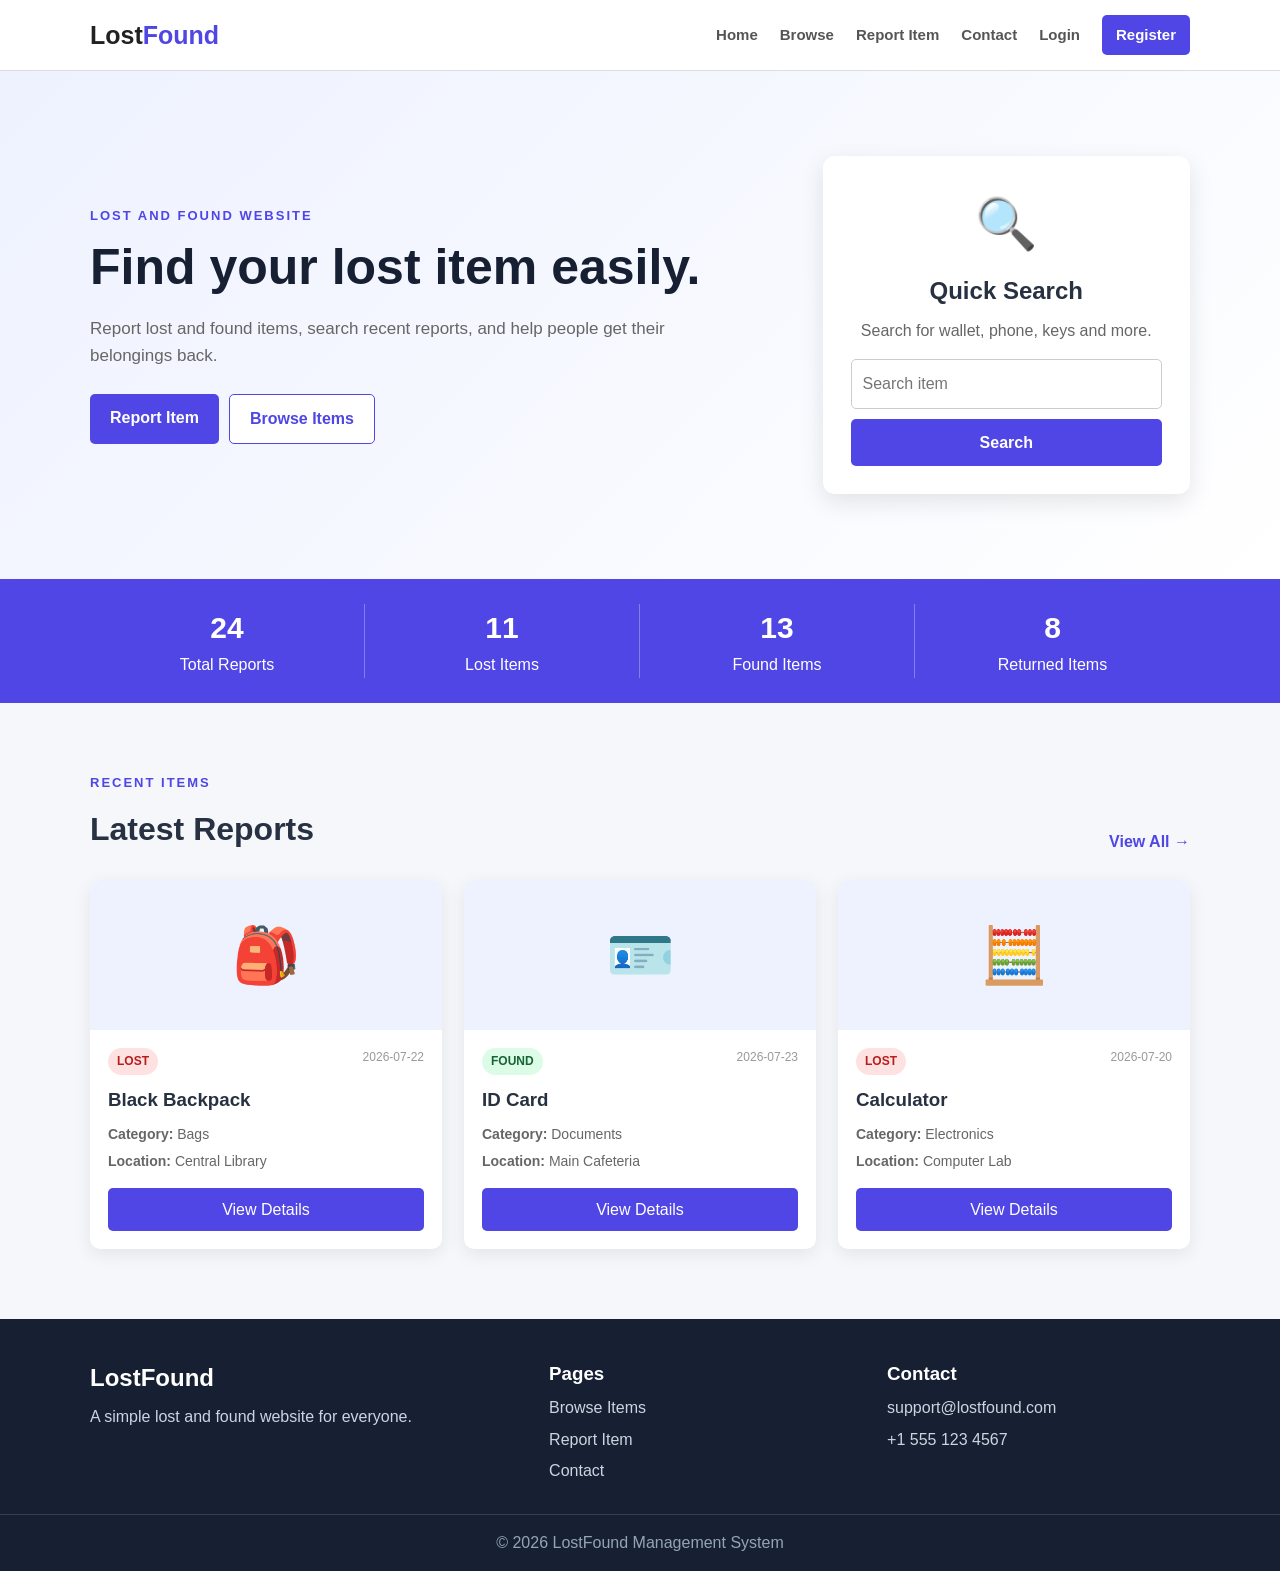
<file: index.html>
<!DOCTYPE html>
<html lang="en">
<head>
  <meta charset="UTF-8">
  <meta name="viewport" content="width=device-width, initial-scale=1.0">
  <title>LostFound - Home</title>
  <link rel="stylesheet" href="css/style.css">
</head>
<body>

<header>
  <div class="container nav">
    <a href="index.html" class="logo">Lost<span>Found</span></a>

    <button id="menuBtn" class="menuBtn">☰</button>

    <div id="menu" class="menu">
      <a href="index.html">Home</a>
      <a href="browse.html">Browse</a>
      <a href="report.html">Report Item</a>
      <a href="contact.html">Contact</a>
      <a href="login.html">Login</a>
      <a href="register.html" class="registerBtn">Register</a>
    </div>
  </div>
</header>


<main>

<section class="home">
  <div class="container main">
    <div class="left">
      <p class="smallTitle">LOST AND FOUND WEBSITE</p>
      <h1>Find your lost item easily.</h1>
      <p class="text">
        Report lost and found items, search recent reports,
        and help people get their belongings back.
      </p>

      <div class="buttons">
        <a href="report.html" class="btn">Report Item</a>
        <a href="browse.html" class="btn outlineBtn">Browse Items</a>
      </div>
    </div>

    <div class="right box">
      <div class="bigIcon">🔍</div>
      <h2>Quick Search</h2>
      <p>Search for wallet, phone, keys and more.</p>
      <input type="text" id="homeSearch" placeholder="Search item">
      <button id="homeSearchBtn" class="btn fullBtn">Search</button>
    </div>
  </div>
</section>

<section class="numbers">
  <div class="container numberRow">
    <div><h2>24</h2><p>Total Reports</p></div>
    <div><h2>11</h2><p>Lost Items</p></div>
    <div><h2>13</h2><p>Found Items</p></div>
    <div><h2>8</h2><p>Returned Items</p></div>
  </div>
</section>

<section class="section">
  <div class="container">
    <div class="titleRow">
      <div>
        <p class="smallTitle">RECENT ITEMS</p>
        <h2>Latest Reports</h2>
      </div>
      <a href="browse.html">View All →</a>
    </div>

    <div id="homeItems" class="items"></div>
  </div>
</section>



</main>


<footer>
  <div class="container footer">
    <div>
      <h2>LostFound</h2>
      <p>A simple lost and found website for everyone.</p>
    </div>

    <div>
      <h3>Pages</h3>
      <a href="browse.html">Browse Items</a>
      <a href="report.html">Report Item</a>
      <a href="contact.html">Contact</a>
    </div>

    <div>
      <h3>Contact</h3>
      <p>support@lostfound.com</p>
      <p>+1 555 123 4567</p>
    </div>
  </div>

  <div class="copy">
    <p>© 2026 LostFound Management System</p>
  </div>
</footer>

<script src="js/script.js"></script>
</body>
</html>
</file>
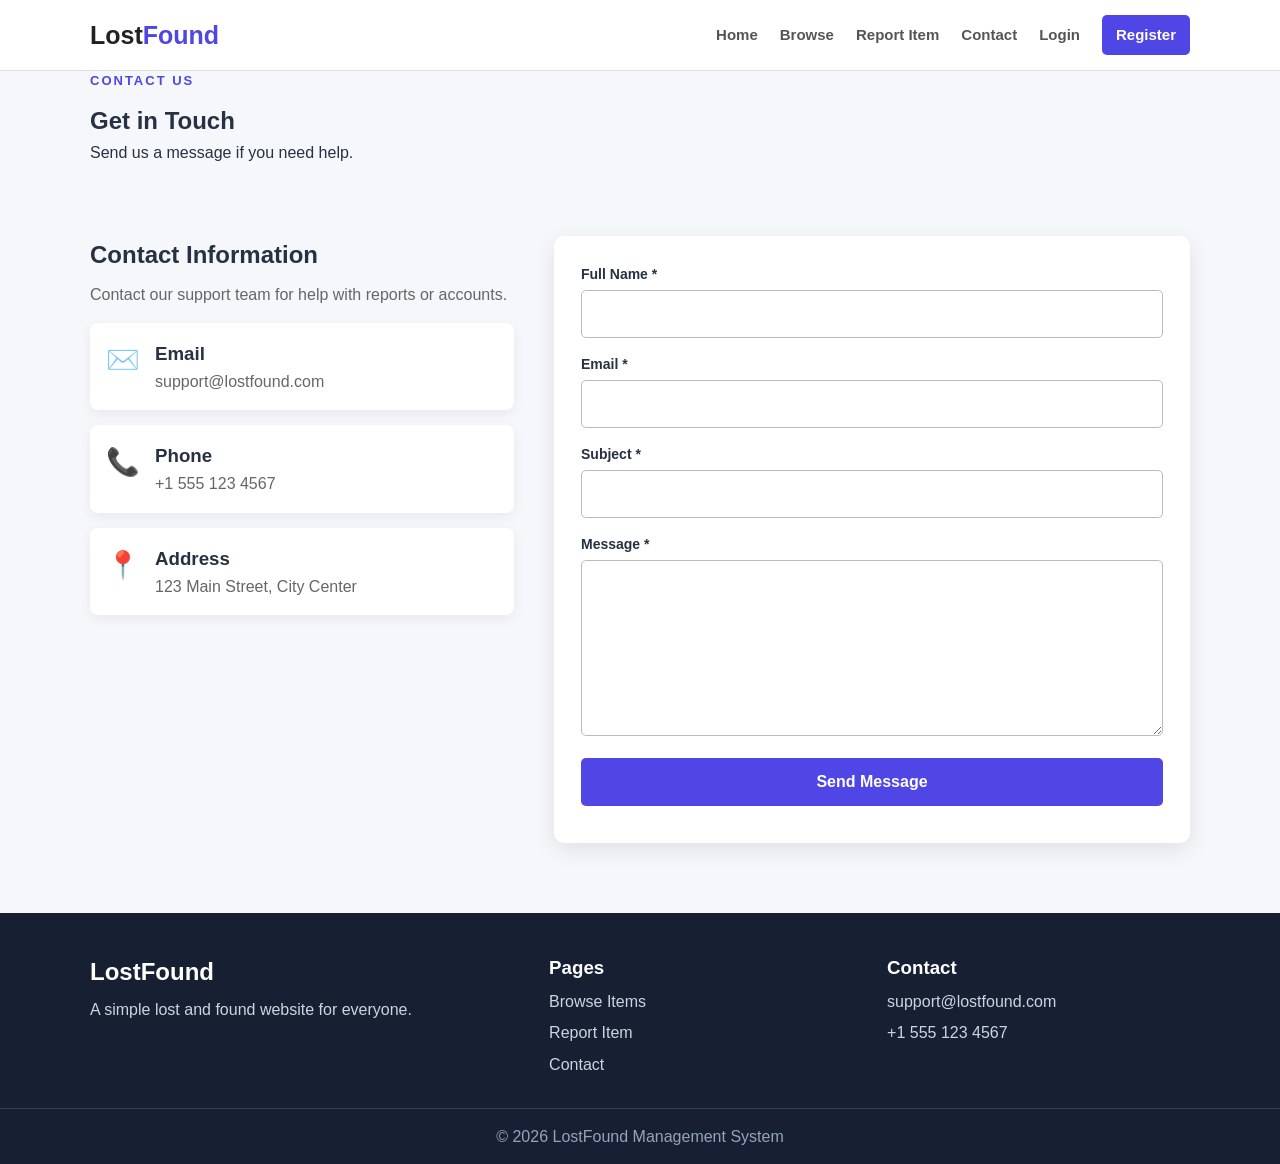
<file: contact.html>
<!DOCTYPE html>
<html lang="en">
<head>
  <meta charset="UTF-8">
  <meta name="viewport" content="width=device-width, initial-scale=1.0">
  <title>LostFound - Contact</title>
  <link rel="stylesheet" href="css/style.css">
</head>
<body>

<header>
  <div class="container nav">
    <a href="index.html" class="logo">Lost<span>Found</span></a>

    <button id="menuBtn" class="menuBtn">☰</button>

    <div id="menu" class="menu">
      <a href="index.html">Home</a>
      <a href="browse.html">Browse</a>
      <a href="report.html">Report Item</a>
      <a href="contact.html">Contact</a>
      <a href="login.html">Login</a>
      <a href="register.html" class="registerBtn">Register</a>
    </div>
  </div>
</header>


<main>

<section class="pageTitle">
  <div class="container">
    <p class="smallTitle">CONTACT US</p>
    <h1>Get in Touch</h1>
    <p>Send us a message if you need help.</p>
  </div>
</section>

<section class="section">
  <div class="container contact">
    <div class="contactInfo">
      <h2>Contact Information</h2>
      <p>Contact our support team for help with reports or accounts.</p>

      <div class="contactBox">
        <span>✉️</span>
        <div>
          <h3>Email</h3>
          <p>support@lostfound.com</p>
        </div>
      </div>

      <div class="contactBox">
        <span>📞</span>
        <div>
          <h3>Phone</h3>
          <p>+1 555 123 4567</p>
        </div>
      </div>

      <div class="contactBox">
        <span>📍</span>
        <div>
          <h3>Address</h3>
          <p>123 Main Street, City Center</p>
        </div>
      </div>
    </div>

    <form id="contactForm" class="form">
      <div class="input">
        <label>Full Name *</label>
        <input type="text" id="contactName" required>
      </div>

      <div class="input">
        <label>Email *</label>
        <input type="email" id="contactEmail" required>
      </div>

      <div class="input">
        <label>Subject *</label>
        <input type="text" id="subject" required>
      </div>

      <div class="input">
        <label>Message *</label>
        <textarea id="contactMessage" rows="6" required></textarea>
      </div>

      <button type="submit" class="btn fullBtn">Send Message</button>
      <p id="contactStatus" class="message"></p>
    </form>
  </div>
</section>

</main>


<footer>
  <div class="container footer">
    <div>
      <h2>LostFound</h2>
      <p>A simple lost and found website for everyone.</p>
    </div>

    <div>
      <h3>Pages</h3>
      <a href="browse.html">Browse Items</a>
      <a href="report.html">Report Item</a>
      <a href="contact.html">Contact</a>
    </div>

    <div>
      <h3>Contact</h3>
      <p>support@lostfound.com</p>
      <p>+1 555 123 4567</p>
    </div>
  </div>

  <div class="copy">
    <p>© 2026 LostFound Management System</p>
  </div>
</footer>

<script src="js/script.js"></script>
</body>
</html>
</file>
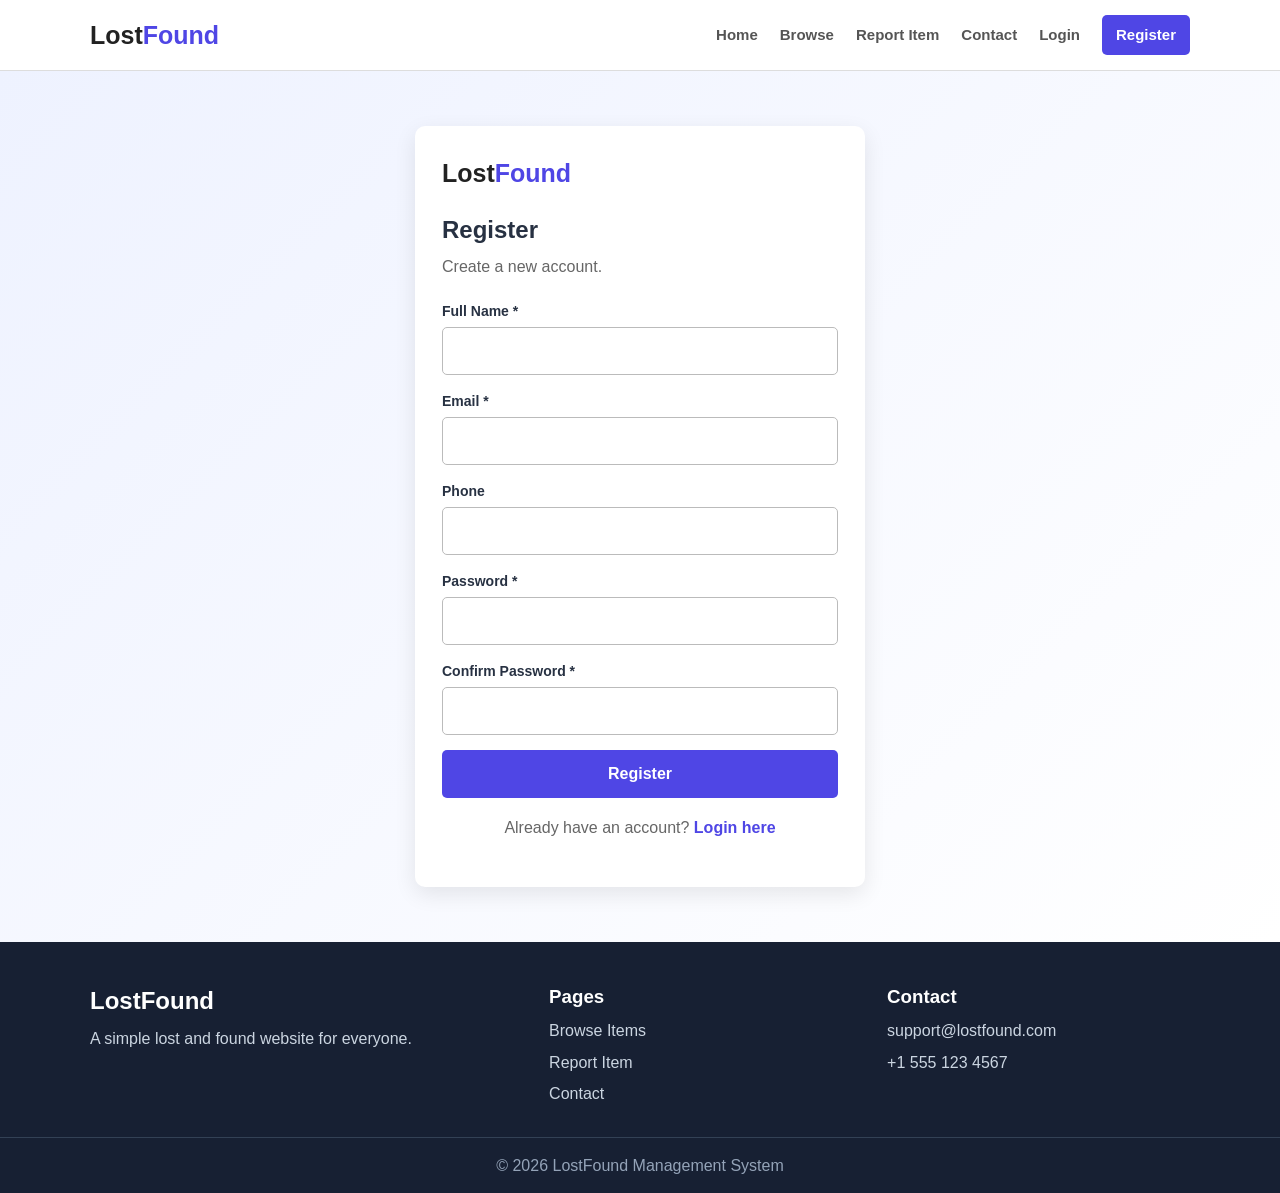
<file: register.html>
<!DOCTYPE html>
<html lang="en">

<head>
    <meta charset="UTF-8">
    <meta name="viewport" content="width=device-width, initial-scale=1.0">
    <title>LostFound - Register</title>
    <link rel="stylesheet" href="css/style.css">
</head>

<body>

    <header>
        <div class="container nav">
            <a href="index.html" class="logo">Lost<span>Found</span></a>

            <button id="menuBtn" class="menuBtn">☰</button>

            <div id="menu" class="menu">
                <a href="index.html">Home</a>
                <a href="browse.html">Browse</a>
                <a href="report.html">Report Item</a>
                <a href="contact.html">Contact</a>
                <a href="login.html">Login</a>
                <a href="register.html" class="registerBtn">Register</a>
            </div>
        </div>
    </header>


    <main>

        <section class="loginPage">
            <div class="loginBox">
                <a href="index.html" class="logo">Lost<span>Found</span></a>
                <h1>Register</h1>
                <p>Create a new account.</p>

                <form action="register.php" method="POST">
                    <div class="input">
                        <label>Full Name *</label>
                        <input type="text" id="registerName" name="full_name" required>
                    </div>

                    <div class="input">
                        <label>Email *</label>
                        <input type="email" id="registerEmail" name="email" required>
                    </div>

                    <div class="input">
                        <label>Phone</label>
                        <input type="tel" id="phone" name="phone">
                    </div>

                    <div class="input">
                        <label>Password *</label>
                        <input type="password" id="password" name="password" minlength="6" required>
                    </div>

                    <div class="input">
                        <label>Confirm Password *</label>
                        <input type="password" id="confirmPassword" name="confirm_password" minlength="6" required>
                    </div>

                    <button type="submit" class="btn fullBtn">Register</button>
                    <p id="registerMessage" class="message"></p>
                </form>

                <p class="bottomText">
                    Already have an account?
                    <a href="login.html">Login here</a>
                </p>
            </div>
        </section>

    </main>


    <footer>
        <div class="container footer">
            <div>
                <h2>LostFound</h2>
                <p>A simple lost and found website for everyone.</p>
            </div>

            <div>
                <h3>Pages</h3>
                <a href="browse.html">Browse Items</a>
                <a href="report.html">Report Item</a>
                <a href="contact.html">Contact</a>
            </div>

            <div>
                <h3>Contact</h3>
                <p>support@lostfound.com</p>
                <p>+1 555 123 4567</p>
            </div>
        </div>

        <div class="copy">
            <p>© 2026 LostFound Management System</p>
        </div>
    </footer>

    <script src="js/script.js"></script>
</body>

</html>
</file>
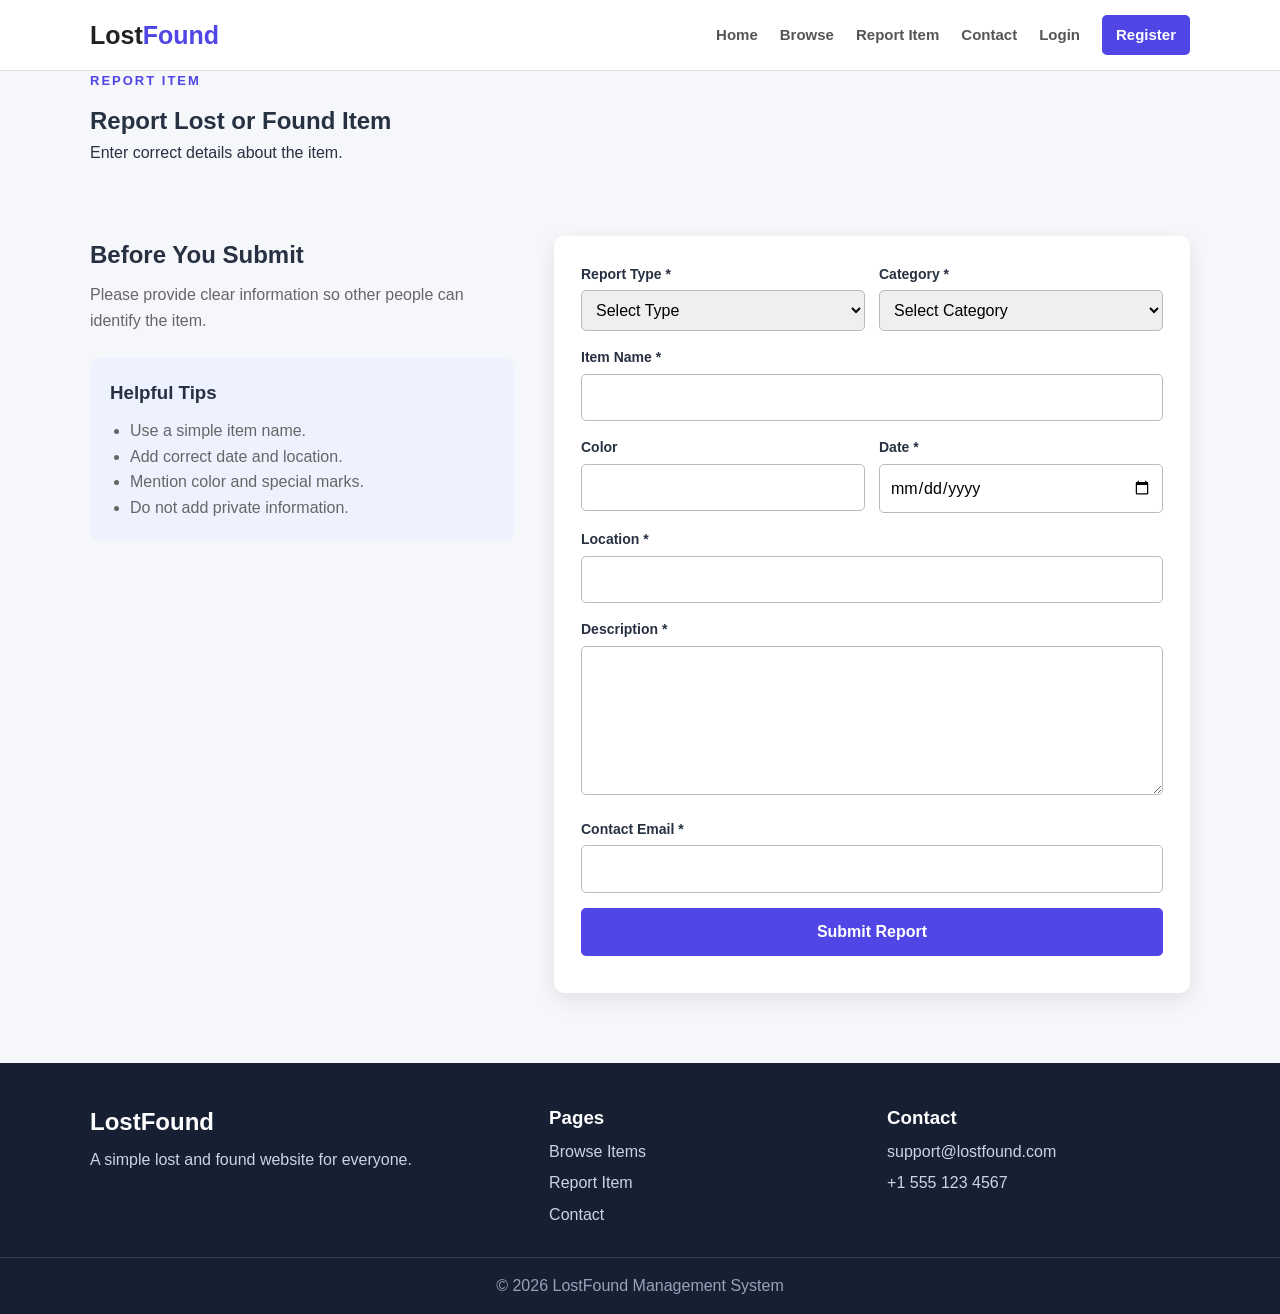
<file: report.html>
<!DOCTYPE html>
<html lang="en">
<head>
  <meta charset="UTF-8">
  <meta name="viewport" content="width=device-width, initial-scale=1.0">
  <title>LostFound - Report Item</title>
  <link rel="stylesheet" href="css/style.css">
</head>
<body>

<header>
  <div class="container nav">
    <a href="index.html" class="logo">Lost<span>Found</span></a>

    <button id="menuBtn" class="menuBtn">☰</button>

    <div id="menu" class="menu">
      <a href="index.html">Home</a>
      <a href="browse.html">Browse</a>
      <a href="report.html">Report Item</a>
      <a href="contact.html">Contact</a>
      <a href="login.html">Login</a>
      <a href="register.html" class="registerBtn">Register</a>
    </div>
  </div>
</header>


<main>

<section class="pageTitle">
  <div class="container">
    <p class="smallTitle">REPORT ITEM</p>
    <h1>Report Lost or Found Item</h1>
    <p>Enter correct details about the item.</p>
  </div>
</section>

<section class="section">
  <div class="container formArea">
    <div class="leftInfo">
      <h2>Before You Submit</h2>
      <p>Please provide clear information so other people can identify the item.</p>

      <div class="tip">
        <h3>Helpful Tips</h3>
        <ul>
          <li>Use a simple item name.</li>
          <li>Add correct date and location.</li>
          <li>Mention color and special marks.</li>
          <li>Do not add private information.</li>
        </ul>
      </div>
    </div>

    <form id="reportForm" class="form">
      <div class="row">
        <div class="input">
          <label>Report Type *</label>
          <select id="reportType" required>
            <option value="">Select Type</option>
            <option value="lost">Lost Item</option>
            <option value="found">Found Item</option>
          </select>
        </div>

        <div class="input">
          <label>Category *</label>
          <select id="category" required>
            <option value="">Select Category</option>
            <option>Electronics</option>
            <option>Documents</option>
            <option>Bags</option>
            <option>Keys</option>
            <option>Books</option>
            <option>Accessories</option>
            <option>Other</option>
          </select>
        </div>
      </div>

      <div class="input">
        <label>Item Name *</label>
        <input type="text" id="itemName" required>
      </div>

      <div class="row">
        <div class="input">
          <label>Color</label>
          <input type="text" id="color">
        </div>

        <div class="input">
          <label>Date *</label>
          <input type="date" id="date" required>
        </div>
      </div>

      <div class="input">
        <label>Location *</label>
        <input type="text" id="location" required>
      </div>

      <div class="input">
        <label>Description *</label>
        <textarea id="description" rows="5" required></textarea>
      </div>

      <div class="input">
        <label>Contact Email *</label>
        <input type="email" id="email" required>
      </div>

      <button type="submit" class="btn fullBtn">Submit Report</button>
      <p id="formMessage" class="message"></p>
    </form>
  </div>
</section>

</main>


<footer>
  <div class="container footer">
    <div>
      <h2>LostFound</h2>
      <p>A simple lost and found website for everyone.</p>
    </div>

    <div>
      <h3>Pages</h3>
      <a href="browse.html">Browse Items</a>
      <a href="report.html">Report Item</a>
      <a href="contact.html">Contact</a>
    </div>

    <div>
      <h3>Contact</h3>
      <p>support@lostfound.com</p>
      <p>+1 555 123 4567</p>
    </div>
  </div>

  <div class="copy">
    <p>© 2026 LostFound Management System</p>
  </div>
</footer>

<script src="js/script.js"></script>
</body>
</html>
</file>
<file: css/style.css>
* {
    box-sizing: border-box;
    margin: 0;
    padding: 0;
}

body {
    font-family: Arial, sans-serif;
    background: #f5f7fb;
    color: #273142;
    line-height: 1.6;
}

a {
    text-decoration: none;
    color: inherit;
}

button,
input,
select,
textarea {
    font: inherit;
}

button {
    cursor: pointer;
}

.container {
    width: 90%;
    max-width: 1100px;
    margin: auto;
}

/* Header */
header {
    background: white;
    border-bottom: 1px solid #ddd;
    position: sticky;
    top: 0;
    z-index: 100;
}

.nav {
    min-height: 70px;
    display: flex;
    align-items: center;
    justify-content: space-between;
}

.logo {
    font-size: 25px;
    font-weight: bold;
    color: #222;
}

.logo span {
    color: #4f46e5;
}

.menu {
    display: flex;
    align-items: center;
    gap: 22px;
}

.menu a {
    color: #555;
    font-weight: bold;
    font-size: 15px;
}

.menu a:hover {
    color: #4f46e5;
}

.registerBtn {
    background: #4f46e5;
    color: white !important;
    padding: 8px 14px;
    border-radius: 5px;
}

.menuBtn {
    display: none;
    border: none;
    background: none;
    font-size: 25px;
}

/* Home */
.home {
    background: linear-gradient(135deg, #eef2ff, white);
    padding: 85px 0;
}

.main {
    display: grid;
    grid-template-columns: 1.3fr 0.7fr;
    gap: 50px;
    align-items: center;
}

.smallTitle {
    color: #4f46e5;
    font-size: 13px;
    font-weight: bold;
    letter-spacing: 2px;
    margin-bottom: 10px;
}

.left h1 {
    font-size: 50px;
    line-height: 1.2;
    margin-bottom: 18px;
    color: #172033;
}

.text {
    color: #666;
    font-size: 17px;
    max-width: 600px;
}

.buttons {
    margin-top: 25px;
    display: flex;
    gap: 10px;
}

.btn {
    display: inline-block;
    border: none;
    background: #4f46e5;
    color: white;
    padding: 11px 20px;
    border-radius: 5px;
    font-weight: bold;
    text-align: center;
}

.btn:hover {
    background: #3f38c5;
}

.outlineBtn {
    background: white;
    color: #4f46e5;
    border: 1px solid #4f46e5;
}

.box {
    background: white;
    padding: 28px;
    border-radius: 12px;
    text-align: center;
    box-shadow: 0 8px 25px rgba(0, 0, 0, 0.1);
}

.bigIcon {
    font-size: 50px;
}

.box h2 {
    margin: 8px 0;
}

.box p {
    color: #666;
    margin-bottom: 15px;
}

.box input {
    width: 100%;
    padding: 11px;
    border: 1px solid #ccc;
    border-radius: 5px;
    margin-bottom: 10px;
}

.fullBtn {
    width: 100%;
}

/* Numbers */
.numbers {
    background: #4f46e5;
    color: white;
    padding: 25px 0;
}

.numberRow {
    display: grid;
    grid-template-columns: repeat(4, 1fr);
    text-align: center;
}

.numberRow div {
    border-right: 1px solid rgba(255, 255, 255, 0.3);
}

.numberRow div:last-child {
    border-right: none;
}

.numberRow h2 {
    font-size: 30px;
}

/* Sections */
.section {
    padding: 70px 0;
}

.light {
    background: #eef2ff;
}

.titleRow {
    display: flex;
    justify-content: space-between;
    align-items: end;
    margin-bottom: 25px;
}

.titleRow h2,
.center h2 {
    font-size: 32px;
}

.titleRow a {
    color: #4f46e5;
    font-weight: bold;
}

.center {
    text-align: center;
    margin-bottom: 30px;
}

/* Item Cards */
.items {
    display: grid;
    grid-template-columns: repeat(3, 1fr);
    gap: 22px;
}

.card {
    background: white;
    border-radius: 10px;
    overflow: hidden;
    box-shadow: 0 5px 18px rgba(0, 0, 0, 0.08);
}

.card:hover {
    transform: translateY(-4px);
    transition: 0.2s;
}

.image {
    height: 150px;
    background: #eef2ff;
    display: flex;
    align-items: center;
    justify-content: center;
    font-size: 55px;
}

.info {
    padding: 18px;
}

.cardTop {
    display: flex;
    justify-content: space-between;
    margin-bottom: 10px;
}

.type {
    padding: 4px 9px;
    border-radius: 20px;
    font-size: 12px;
    font-weight: bold;
}

.lost {
    background: #fee2e2;
    color: #b91c1c;
}

.found {
    background: #dcfce7;
    color: #166534;
}

.date {
    color: #999;
    font-size: 12px;
}

.info h3 {
    margin-bottom: 8px;
}

.info p {
    color: #666;
    font-size: 14px;
    margin-bottom: 5px;
}

.cardBtn {
    width: 100%;
    margin-top: 10px;
    border: none;
    background: #4f46e5;
    color: white;
    padding: 9px;
    border-radius: 5px;
}

/* Browse */
.searchBox {
    background: white;
    padding: 17px;
    border-radius: 10px;
    display: grid;
    grid-template-columns: 2fr 1fr 1fr auto;
    gap: 10px;
    box-shadow: 0 5px 15px rgba(0, 0, 0, 0.07);
}

.searchBox input,
.searchBox select {
    padding: 10px;
    border: 1px solid #ccc;
    border-radius: 5px;
}

.grayBtn {
    border: none;
    background: #e5e7eb;
    padding: 10px 16px;
    border-radius: 5px;
}

.result {
    margin: 20px 0 15px;
    color: #666;
}

.noItem {
    display: none;
    text-align: center;
    padding: 30px;
    background: white;
    border-radius: 10px;
}

/* Forms */
.formArea,
.contact,
.about {
  display: grid;
  grid-template-columns: 0.8fr 1.2fr;
  gap: 40px;
  align-items: start;
}

.leftInfo p,
.contactInfo > p,
.about p {
  color: #666;
  margin-top: 8px;
}

.tip,
.aboutBox {
  background: #eef2ff;
  padding: 20px;
  border-radius: 10px;
  margin-top: 25px;
}

.tip ul,
.aboutBox ul {
  margin-top: 10px;
  padding-left: 20px;
  color: #666;
}

.form,
.loginBox {
  background: white;
  padding: 27px;
  border-radius: 10px;
  box-shadow: 0 7px 22px rgba(0,0,0,0.09);
}

.row {
  display: grid;
  grid-template-columns: 1fr 1fr;
  gap: 14px;
}

.input {
  margin-bottom: 15px;
}

.input label {
  display: block;
  font-weight: bold;
  font-size: 14px;
  margin-bottom: 5px;
}

.input input,
.input select,
.input textarea {
  width: 100%;
  padding: 10px;
  border: 1px solid #bbb;
  border-radius: 5px;
}

.input textarea {
  resize: vertical;
}

.message {
  text-align: center;
  color: green;
  font-weight: bold;
  margin-top: 10px;
}

/* Contact */
.contactBox {
  background: white;
  padding: 16px;
  display: flex;
  gap: 15px;
  border-radius: 8px;
  margin-top: 15px;
  box-shadow: 0 4px 13px rgba(0,0,0,0.06);
}

.contactBox span {
  font-size: 27px;
}

.contactBox p {
  color: #666;
}

/* Login */
.loginPage {
  min-height: calc(100vh - 70px);
  padding: 55px 20px;
  display: flex;
  align-items: center;
  justify-content: center;
  background: linear-gradient(135deg, #eef2ff, white);
}

.loginBox {
  width: 100%;
  max-width: 450px;
}

.loginBox .logo {
  display: inline-block;
  margin-bottom: 18px;
}

.loginBox h1 {
  margin-bottom: 5px;
}

.loginBox > p {
  color: #666;
  margin-bottom: 20px;
}

.bottomText {
  text-align: center;
  margin-top: 17px;
}

.bottomText a {
  color: #4f46e5;
  font-weight: bold;
}

/* Popup */
.popup {
  display: none;
  position: fixed;
  inset: 0;
  background: rgba(0,0,0,0.65);
  z-index: 500;
  align-items: center;
  justify-content: center;
  padding: 20px;
}

.popup.show {
  display: flex;
}

.popupContent {
  width: 100%;
  max-width: 500px;
  background: white;
  padding: 27px;
  border-radius: 10px;
  position: relative;
}

.closeBtn {
  position: absolute;
  right: 13px;
  top: 8px;
  border: none;
  background: none;
  font-size: 28px;
}

.popupIcon {
  font-size: 58px;
  text-align: center;
  margin-bottom: 10px;
}

.popupContent p {
  color: #666;
  margin-bottom: 7px;
}

/* Footer */
footer {
  background: #172033;
  color: white;
  padding-top: 40px;
}

.footer {
  display: grid;
  grid-template-columns: 1.4fr 1fr 1fr;
  gap: 35px;
  padding-bottom: 30px;
}

.footer div {
  display: flex;
  flex-direction: column;
  gap: 6px;
}

.footer p,
.footer a {
  color: #cbd5e1;
}

.copy {
  border-top: 1px solid #334155;
  text-align: center;
  padding: 15px;
  color: #94a3b8;
}

/* Mobile */
@media (max-width: 850px) {
  .menuBtn {
    display: block;
  }

  .menu {
    display: none;
    position: absolute;
    top: 70px;
    left: 0;
    right: 0;
    background: white;
    padding: 15px 5%;
    flex-direction: column;
    align-items: stretch;
  }

  .menu.show {
    display: flex;
  }

  .main,
  .formArea,
  .contact,
  .about {
    grid-template-columns: 1fr;
  }

  .items,
  .steps,
  .values {
    grid-template-columns: 1fr 1fr;
  }

  .searchBox {
    grid-template-columns: 1fr 1fr;
  }

  .numberRow {
    grid-template-columns: 1fr 1fr;
    gap: 18px;
  }

  .numberRow div {
    border: none;
  }
}

@media (max-width: 550px) {
  .left h1 {
    font-size: 38px;
  }

  .items,
  .steps,
  .values,
  .searchBox,
  .row,
  .footer {
    grid-template-columns: 1fr;
  }

  .titleRow {
    flex-direction: column;
    align-items: start;
    gap: 10px;
  }
}
</file>
